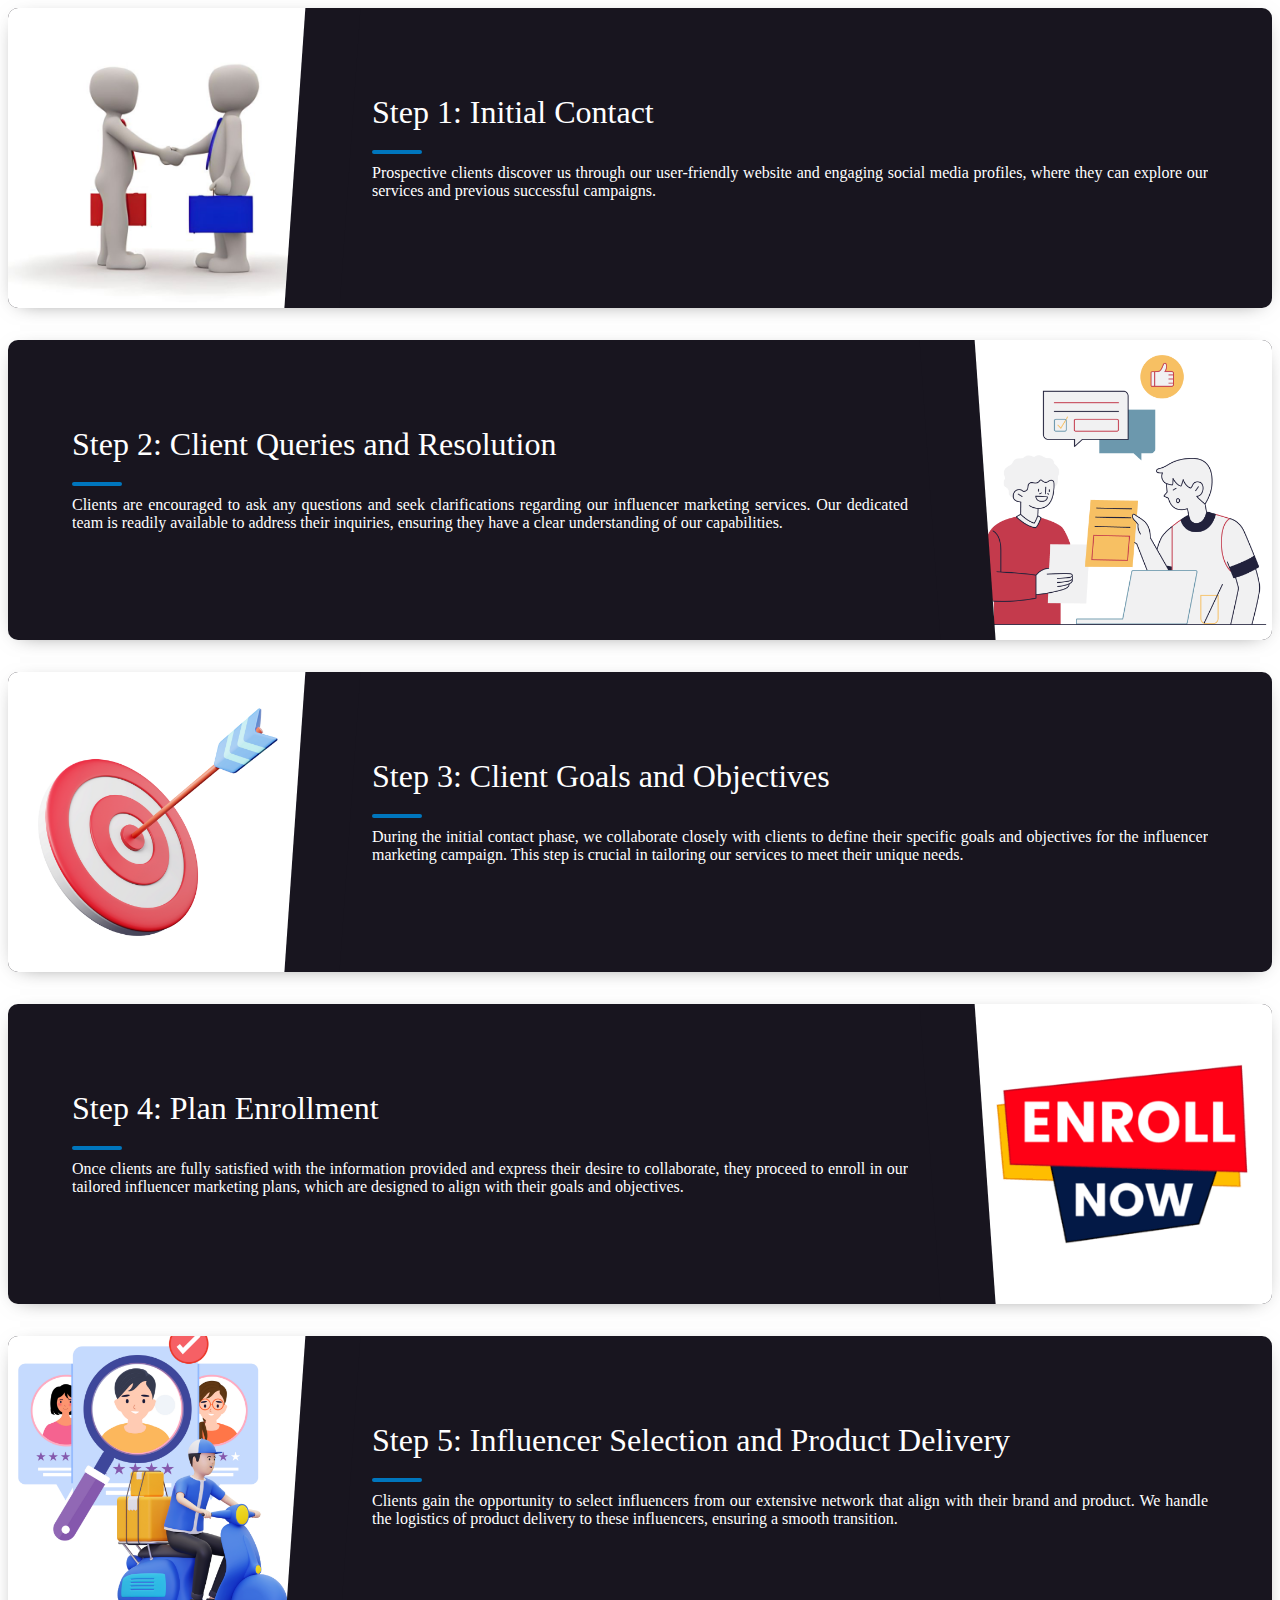
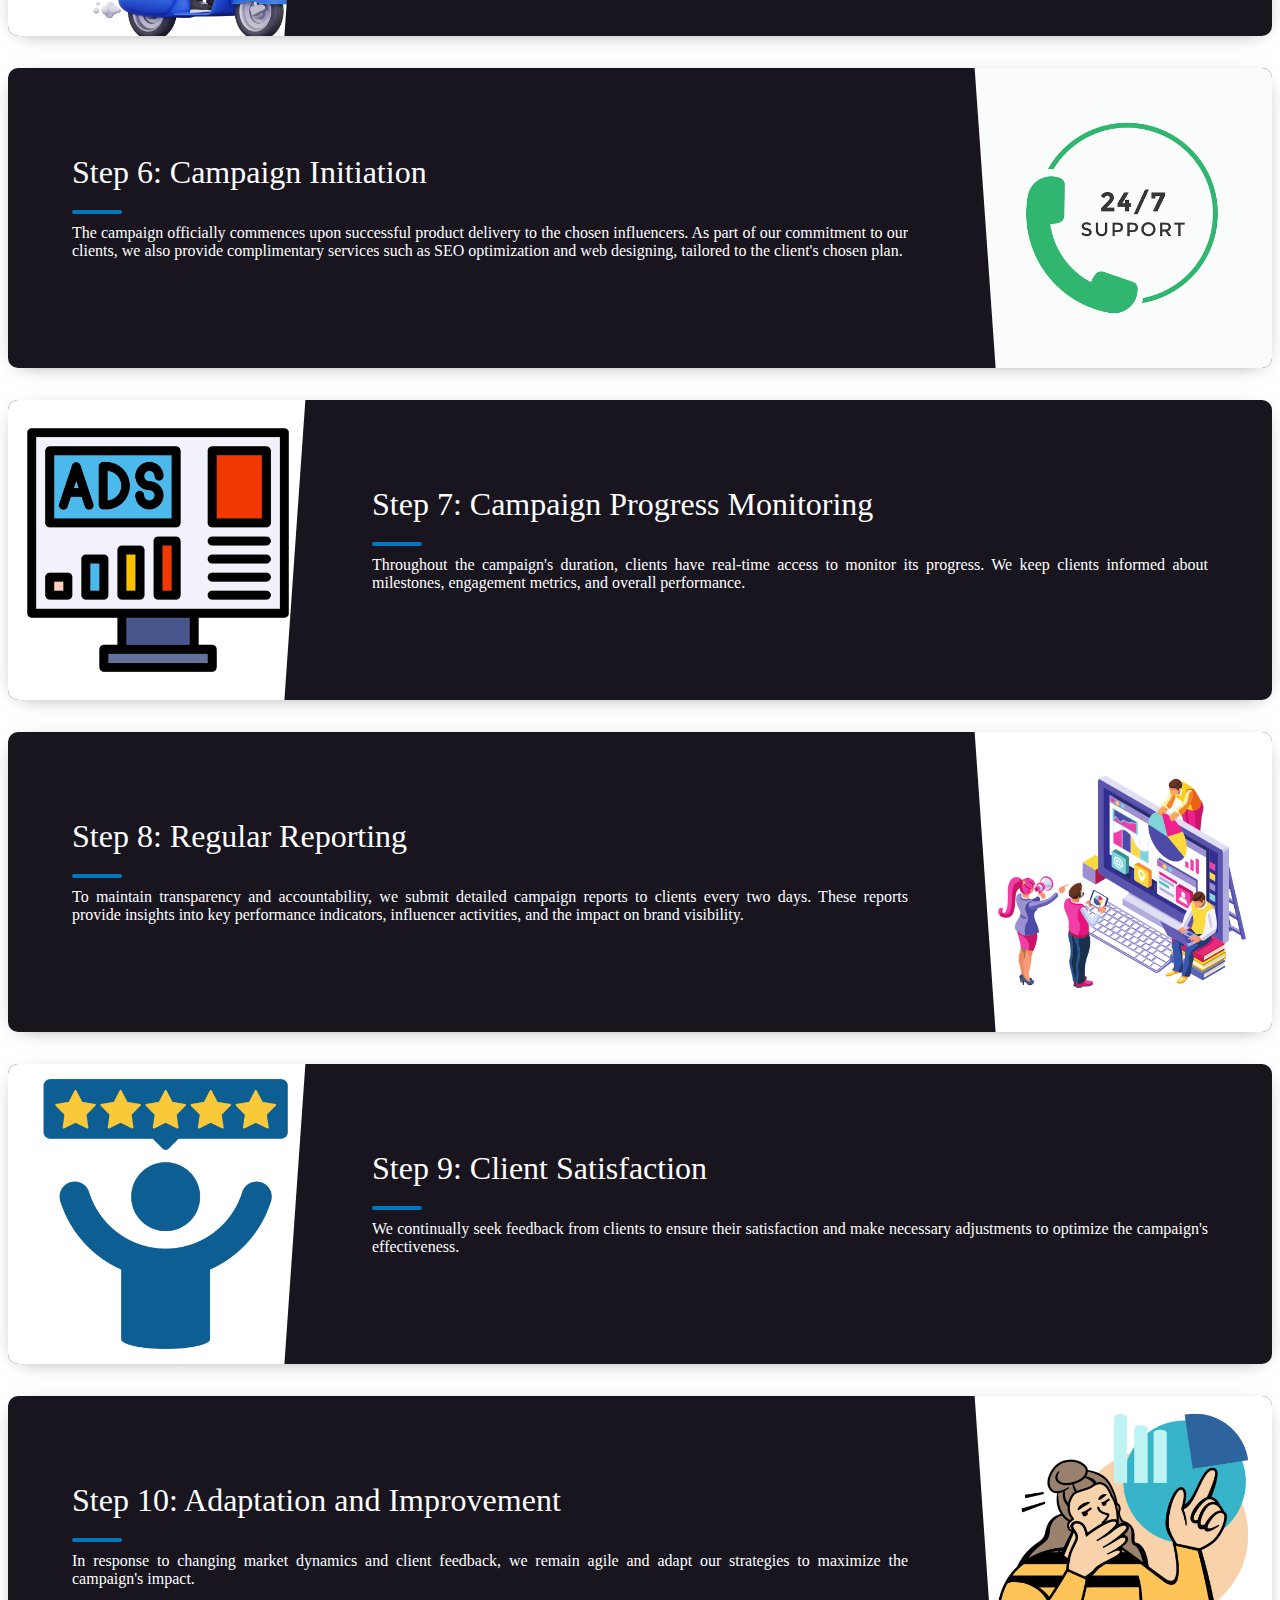
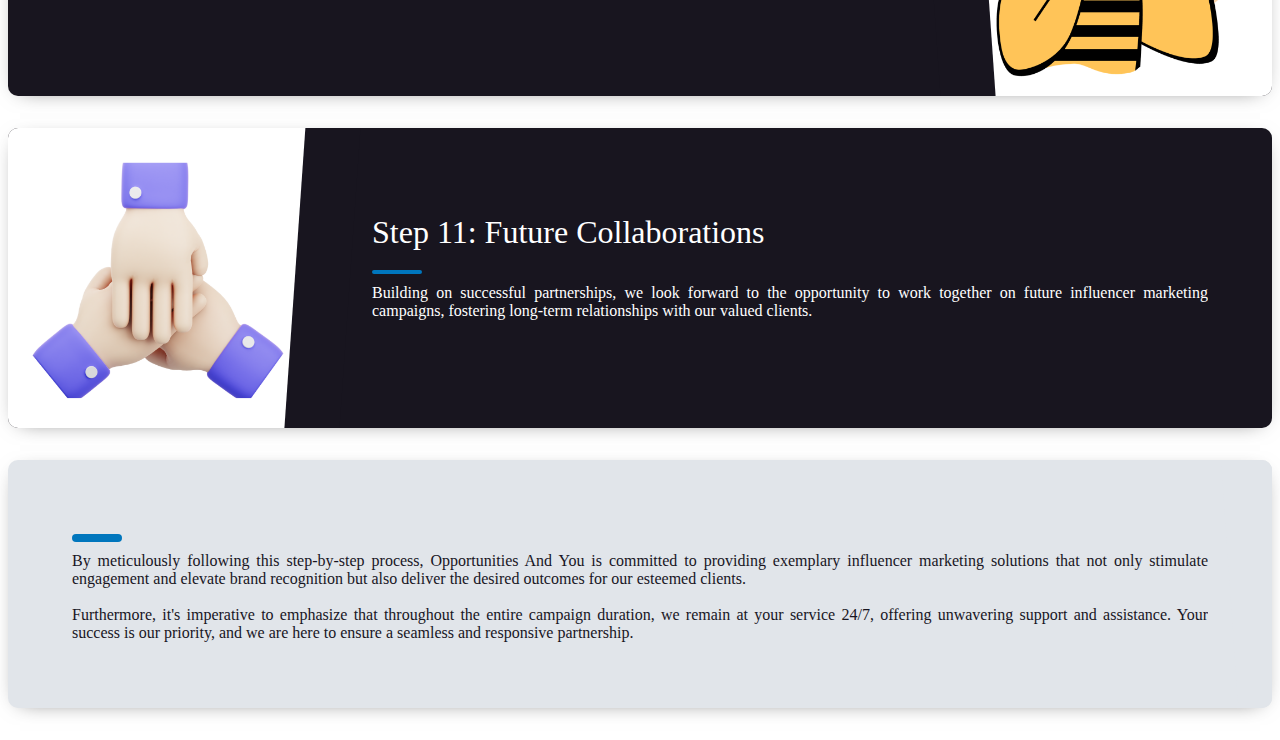
<file: bs.html>
<!DOCTYPE html>
<html lang="en">

<head>
  <meta charset="UTF-8">
  <meta name="viewport" content="width=device-width, initial-scale=1.0">
  <title>Document</title>
</head>

<style>
  @import url("https://fonts.googleapis.com/css2?family=Baloo+2&display=swap");
  /* This pen */

  .light {
    background: #f3f5f7;
  }

  a,
  a:hover {
    text-decoration: none;
    transition: color 0.3s ease-in-out;
  }

  #pageHeaderTitle {
    text-transform: uppercase;
    text-align: center;
    font-size: 2.5rem;
  }

  /* Cards */
  .postcard {
    flex-wrap: wrap;
    display: flex;
    box-shadow: 0 4px 21px -12px rgba(0, 0, 0, 0.66);
    border-radius: 10px;
    margin: 0 0 2rem 0;
    overflow: hidden;
    position: relative;
    color: #ffffff;
  }

  .postcard.dark {
    background-color: #18151f;
  }

  .postcard.light {
    background-color: #e1e5ea;
  }

  .postcard .t-dark {
    color: #18151f;
  }

  .postcard a {
    color: inherit;
  }

  .postcard h1,
  .postcard .h1 {
    margin-bottom: 0.5rem;
    font-weight: 500;
    line-height: 1.2;
  }

  .postcard .small {
    font-size: 80%;
  }

  .postcard .postcard__title {
    font-size: 1.75rem;
  }

  .postcard .postcard__img {
    max-height: 180px;
    width: 100%;
    position: relative;
  }

  .postcard .postcard__img_link {
    display: contents;
  }

  .postcard .postcard__bar {
    width: 50px;
    height: 10px;
    margin: 10px 0;
    border-radius: 5px;
    background-color: #424242;
    transition: width 0.2s ease;
  }

  .postcard .postcard__text {
    padding: 1.5rem;
    position: relative;
    display: flex;
    flex-direction: column;
  }

  .postcard .postcard__preview-txt {
    overflow: hidden;
    text-overflow: ellipsis;
    text-align: justify;
    height: 100%;
  }

  .postcard .postcard__tagbox {
    display: flex;
    flex-flow: row wrap;
    font-size: 14px;
    margin: 20px 0 0 0;
    padding: 0;
    justify-content: center;
  }

  .postcard .postcard__tagbox .tag__item {
    display: inline-block;
    background: rgba(83, 83, 83, 0.4);
    border-radius: 3px;
    padding: 2.5px 10px;
    margin: 0 5px 5px 0;
    cursor: default;
    user-select: none;
    transition: background-color 0.3s;
  }

  .postcard .postcard__tagbox .tag__item:hover {
    background: rgba(83, 83, 83, 0.8);
  }

  .postcard:hover .postcard__bar {
    width: 100px;
  }

  @media screen and (min-width: 769px) {
    .postcard {
      flex-wrap: inherit;
    }

    .postcard .postcard__title {
      font-size: 2rem;
    }

    .postcard .postcard__tagbox {
      justify-content: start;
    }

    .postcard .postcard__img {
      max-width: 300px;
      max-height: 100%;
      transition: transform 0.3s ease;
    }

    .postcard .postcard__text {
      padding: 4rem;
      width: 100%;
    }

    .postcard .media.postcard__text:before {
      content: "";
      position: absolute;
      display: block;
      background: #18151f;
      top: -20%;
      height: 130%;
      width: 55px;
    }

    .postcard:hover .postcard__img {
      transform: scale(1.1);
    }

    .postcard:nth-child(2n+1) {
      flex-direction: row;
    }

    .postcard:nth-child(2n+0) {
      flex-direction: row-reverse;
    }

    .postcard:nth-child(2n+1) .postcard__text::before {
      left: -12px !important;
      transform: rotate(4deg);
    }

    .postcard:nth-child(2n+0) .postcard__text::before {
      right: -12px !important;
      transform: rotate(-4deg);
    }
  }

  @media screen and (min-width: 1024px) {
    .postcard__text {
      padding: 2rem 3.5rem;
    }

    .postcard__text:before {
      content: "";
      position: absolute;
      display: block;
      top: -20%;
      height: 130%;
      width: 55px;
    }

    .postcard.dark .postcard__text:before {
      background: #18151f;
    }

    .postcard.light .postcard__text:before {
      background: #e1e5ea;
    }
  }

  /* COLORS */
  .postcard .postcard__tagbox .green.play:hover {
    background: #79dd09;
    color: black;
  }

  .green .postcard__title:hover {
    color: #79dd09;
  }

  .green .postcard__bar {
    background-color: #79dd09;
  }

  .green::before {
    background-image: linear-gradient(-30deg, rgba(121, 221, 9, 0.1), transparent 50%);
  }

  .green:nth-child(2n)::before {
    background-image: linear-gradient(30deg, rgba(121, 221, 9, 0.1), transparent 50%);
  }

  .postcard .postcard__tagbox .blue.play:hover {
    background: #0076bd;
  }

  .blue .postcard__title:hover {
    color: #0076bd;
  }

  .blue .postcard__bar {
    background-color: #0076bd;
  }

  .blue::before {
    background-image: linear-gradient(-30deg, rgba(0, 118, 189, 0.1), transparent 50%);
  }

  .blue:nth-child(2n)::before {
    background-image: linear-gradient(30deg, rgba(0, 118, 189, 0.1), transparent 50%);
  }

  .postcard .postcard__tagbox .red.play:hover {
    background: #bd150b;
  }

  .red .postcard__title:hover {
    color: #bd150b;
  }

  .red .postcard__bar {
    background-color: #bd150b;
  }

  .red::before {
    background-image: linear-gradient(-30deg, rgba(189, 21, 11, 0.1), transparent 50%);
  }

  .red:nth-child(2n)::before {
    background-image: linear-gradient(30deg, rgba(189, 21, 11, 0.1), transparent 50%);
  }

  .postcard .postcard__tagbox .yellow.play:hover {
    background: #bdbb49;
    color: black;
  }

  .yellow .postcard__title:hover {
    color: #bdbb49;
  }

  .yellow .postcard__bar {
    background-color: #bdbb49;
  }

  .yellow::before {
    background-image: linear-gradient(-30deg, rgba(189, 187, 73, 0.1), transparent 50%);
  }

  .yellow:nth-child(2n)::before {
    background-image: linear-gradient(30deg, rgba(189, 187, 73, 0.1), transparent 50%);
  }

  @media screen and (min-width: 769px) {
    .green::before {
      background-image: linear-gradient(-80deg, rgba(121, 221, 9, 0.1), transparent 50%);
    }

    .green:nth-child(2n)::before {
      background-image: linear-gradient(80deg, rgba(121, 221, 9, 0.1), transparent 50%);
    }

    .blue::before {
      background-image: linear-gradient(-80deg, rgba(0, 118, 189, 0.1), transparent 50%);
    }

    .blue:nth-child(2n)::before {
      background-image: linear-gradient(80deg, rgba(0, 118, 189, 0.1), transparent 50%);
    }

    .red::before {
      background-image: linear-gradient(-80deg, rgba(189, 21, 11, 0.1), transparent 50%);
    }

    .red:nth-child(2n)::before {
      background-image: linear-gradient(80deg, rgba(189, 21, 11, 0.1), transparent 50%);
    }

    .yellow::before {
      background-image: linear-gradient(-80deg, rgba(189, 187, 73, 0.1), transparent 50%);
    }

    .yellow:nth-child(2n)::before {
      background-image: linear-gradient(80deg, rgba(189, 187, 73, 0.1), transparent 50%);
    }
  }
</style>

<body>
  <section class="dark">
    <div class="container py-4">

      <article class="postcard dark blue">
        <a class="postcard__img_link" href="#">
          <img class="postcard__img" src="https://vishal470.github.io/opportunitiesandyou/assets/images/work/1.jpg"
            alt="Image Title" />
        </a>
        <div class="postcard__text">
          <h1 class="postcard__title blue">
            <a href="#" style="color:white">Step 1: Initial Contact</a>
          </h1>
          <div class="postcard__bar"></div>
          <div class="postcard__preview-txt">
            Prospective clients discover us through our user-friendly website and engaging social media
            profiles, where they can explore our services and previous successful campaigns.
          </div>
          <!-- <ul class="postcard__tagbox">
                          <li class="tag__item"><i class="fas fa-tag mr-2"></i>Podcast</li>
                          <li class="tag__item"><i class="fas fa-clock mr-2"></i>55 mins.</li>
                          <li class="tag__item play blue">
                              <a href="#"><i class="fas fa-play mr-2"></i>Play Episode</a>
                          </li>
                      </ul> -->
        </div>
      </article>

      <article class="postcard dark blue">
        <a class="postcard__img_link" href="#">
          <img class="postcard__img" src="./Image/Client Queries and Resolution.png" alt="Image Title" />
        </a>
        <div class="postcard__text">
          <h1 class="postcard__title blue">
            <a href="#" style="color:white">Step 2: Client Queries and Resolution</a>
          </h1>
          <div class="postcard__bar"></div>
          <div class="postcard__preview-txt">
            Clients are encouraged to ask any questions and seek clarifications regarding our influencer
            marketing services. Our dedicated team is readily available to address their inquiries, ensuring
            they have a clear understanding of our capabilities.
          </div>
          <!-- <ul class="postcard__tagbox">
                        <li class="tag__item"><i class="fas fa-tag mr-2"></i>Podcast</li>
                        <li class="tag__item"><i class="fas fa-clock mr-2"></i>55 mins.</li>
                        <li class="tag__item play blue">
                            <a href="#"><i class="fas fa-play mr-2"></i>Play Episode</a>
                        </li>
                    </ul> -->
        </div>
      </article>

      <article class="postcard dark blue">
        <a class="postcard__img_link" href="#">
          <img class="postcard__img" src="./Image/Client Goals and Objectives.png" alt="Image Title" />
        </a>
        <div class="postcard__text">
          <h1 class="postcard__title blue">
            <a href="#" style="color:white">Step 3: Client Goals and Objectives</a>
          </h1>
          <div class="postcard__bar"></div>
          <div class="postcard__preview-txt">
            During the initial contact phase, we collaborate closely with clients to define their specific
            goals and objectives for the influencer marketing campaign. This step is crucial in tailoring
            our services to meet their unique needs.
          </div>
          <!-- <ul class="postcard__tagbox">
                      <li class="tag__item"><i class="fas fa-tag mr-2"></i>Podcast</li>
                      <li class="tag__item"><i class="fas fa-clock mr-2"></i>55 mins.</li>
                      <li class="tag__item play blue">
                          <a href="#"><i class="fas fa-play mr-2"></i>Play Episode</a>
                      </li>
                  </ul> -->
        </div>
      </article>

      <article class="postcard dark blue">
        <a class="postcard__img_link" href="#">
          <img class="postcard__img" src="https://vishal470.github.io/opportunitiesandyou/assets/images/work/4.png"
            alt="Image Title" />
        </a>
        <div class="postcard__text">
          <h1 class="postcard__title blue">
            <a href="#" style="color:white">Step 4: Plan Enrollment</a>
          </h1>
          <div class="postcard__bar"></div>
          <div class="postcard__preview-txt">
            Once clients are fully satisfied with the information provided and express their desire to
            collaborate, they proceed to enroll in our tailored influencer marketing plans, which are
            designed to align with their goals and objectives.
          </div>
          <!-- <ul class="postcard__tagbox">
                    <li class="tag__item"><i class="fas fa-tag mr-2"></i>Podcast</li>
                    <li class="tag__item"><i class="fas fa-clock mr-2"></i>55 mins.</li>
                    <li class="tag__item play blue">
                        <a href="#"><i class="fas fa-play mr-2"></i>Play Episode</a>
                    </li>
                </ul> -->
        </div>
      </article>

      <article class="postcard dark blue">
        <a class="postcard__img_link" href="#">
          <img class="postcard__img" src="./Image/Influencer Selection and Product Delivery.png" alt="Image Title" />
        </a>
        <div class="postcard__text">
          <h1 class="postcard__title blue">
            <a href="#" style="color:white">Step 5: Influencer Selection and Product Delivery</a>
          </h1>
          <div class="postcard__bar"></div>
          <div class="postcard__preview-txt">
            Clients gain the opportunity to select influencers from our extensive network that align with
            their brand and product. We handle the logistics of product delivery to these influencers,
            ensuring a smooth transition.
          </div>
        </div>

      </article>

      <article class="postcard dark blue">
        <a class="postcard__img_link" href="#">
          <img class="postcard__img" src="https://vishal470.github.io/opportunitiesandyou/assets/images/work/5.png"
            alt="Image Title" />
        </a>
        <div class="postcard__text">
          <h1 class="postcard__title blue">
            <a href="#" style="color:white">Step 6: Campaign Initiation</a>
          </h1>
          <div class="postcard__bar"></div>
          <div class="postcard__preview-txt">
            The campaign officially commences upon successful product delivery to the chosen influencers. As
            part of our commitment to our clients, we also provide complimentary services such as SEO
            optimization and web designing, tailored to the client's chosen plan.
          </div>
        </div>

      </article>


      <article class="postcard dark blue">
        <a class="postcard__img_link" href="#">
          <img class="postcard__img" src="./Image/Campaign Progress Monitoring.png" alt="Image Title" />
        </a>
        <div class="postcard__text">
          <h1 class="postcard__title blue">
            <a href="#" style="color:white">Step 7: Campaign Progress Monitoring</a>
          </h1>
          <div class="postcard__bar"></div>
          <div class="postcard__preview-txt">
            Throughout the campaign's duration, clients have real-time access to monitor its progress. We
            keep clients informed about milestones, engagement metrics, and overall performance.
          </div>
        </div>

      </article>


      <article class="postcard dark blue">
        <a class="postcard__img_link" href="#">
          <img class="postcard__img" src="./Image/Regular Reporting.png" alt="Image Title" />
        </a>
        <div class="postcard__text">
          <h1 class="postcard__title blue">
            <a href="#" style="color:white">Step 8: Regular Reporting</a>
          </h1>
          <div class="postcard__bar"></div>
          <div class="postcard__preview-txt">
            To maintain transparency and accountability, we submit detailed campaign reports to clients
            every two days. These reports provide insights into key performance indicators, influencer
            activities, and the impact on brand visibility.
          </div>
        </div>

      </article>


      <article class="postcard dark blue">
        <a class="postcard__img_link" href="#">
          <img class="postcard__img" src="./Image/Client Satisfaction.png" alt="Image Title" />
        </a>
        <div class="postcard__text">
          <h1 class="postcard__title blue">
            <a href="#" style="color:white">Step 9: Client Satisfaction</a>
          </h1>
          <div class="postcard__bar"></div>
          <div class="postcard__preview-txt">
            We continually seek feedback from clients to ensure their satisfaction and make necessary
            adjustments to optimize the campaign's effectiveness.
          </div>
        </div>

      </article>


      <article class="postcard dark blue">
        <a class="postcard__img_link" href="#">
          <img class="postcard__img" src="./Image/Adaptation and Improvement.png" alt="Image Title" />
        </a>
        <div class="postcard__text">
          <h1 class="postcard__title blue">
            <a href="#" style="color:white">Step 10: Adaptation and Improvement</a>
          </h1>
          <div class="postcard__bar"></div>
          <div class="postcard__preview-txt">
            In response to changing market dynamics and client feedback, we remain agile and adapt our
            strategies to maximize the campaign's impact.
          </div>
        </div>

      </article>



      <article class="postcard dark blue">
        <a class="postcard__img_link" href="#">
          <img class="postcard__img" src="./Image/Future Collaborations.png" alt="Image Title" />
        </a>
        <div class="postcard__text">
          <h1 class="postcard__title blue">
            <a href="#" style="color:white">Step 11: Future Collaborations</a>
          </h1>
          <div class="postcard__bar"></div>
          <div class="postcard__preview-txt">
            Building on successful partnerships, we look forward to the opportunity to work together on
            future influencer marketing campaigns, fostering long-term relationships with our valued
            clients.
          </div>
        </div>

      </article>


      <article class="postcard light blue">
        <!-- <a class="postcard__img_link" href="#">
              <img
                class="postcard__img"
                src="https://picsum.photos/1000/1000"
                alt="Image Title"
              />
            </a> -->
        <div class="postcard__text t-dark">
          <div class="postcard__bar"></div>
          <div class="postcard__preview-txt">
            By meticulously following this step-by-step process, Opportunities And You is committed to providing
            exemplary influencer marketing solutions that not only stimulate engagement and elevate brand recognition
            but also deliver the desired outcomes for our esteemed clients.
            <br>
            <br>
            Furthermore, it's imperative to emphasize that throughout the entire campaign duration, we remain at your
            service 24/7, offering unwavering support and assistance. Your success is our priority, and we are here to
            ensure a seamless and responsive partnership.
          </div>
          <!-- <ul class="postcard__tagbox">
                          <li class="tag__item"><i class="fas fa-tag mr-2"></i>Podcast</li>
                          <li class="tag__item"><i class="fas fa-clock mr-2"></i>55 mins.</li>
                          <li class="tag__item play blue">
                              <a href="#"><i class="fas fa-play mr-2"></i>Play Episode</a>
                          </li>
                      </ul> -->
        </div>
      </article>

      <!-- <article class="postcard dark red">
                  <a class="postcard__img_link" href="#">
                      <img class="postcard__img" src="https://picsum.photos/501/500" alt="Image Title" />	
                  </a>
                  <div class="postcard__text">
                      <h1 class="postcard__title red"><a href="#">Podcast Title</a></h1>
                      <div class="postcard__subtitle small">
                          <time datetime="2020-05-25 12:00:00">
                              <i class="fas fa-calendar-alt mr-2"></i>Mon, May 25th 2020
                          </time>
                      </div>
                      <div class="postcard__bar"></div>
                      <div class="postcard__preview-txt">Lorem ipsum dolor sit amet consectetur adipisicing elit. Eligendi, fugiat asperiores inventore beatae accusamus odit minima enim, commodi quia, doloribus eius! Ducimus nemo accusantium maiores velit corrupti tempora reiciendis molestiae repellat vero. Eveniet ipsam adipisci illo iusto quibusdam, sunt neque nulla unde ipsum dolores nobis enim quidem excepturi, illum quos!</div>
                      <ul class="postcard__tagbox">
                          <li class="tag__item"><i class="fas fa-tag mr-2"></i>Podcast</li>
                          <li class="tag__item"><i class="fas fa-clock mr-2"></i>55 mins.</li>
                          <li class="tag__item play red">
                              <a href="#"><i class="fas fa-play mr-2"></i>Play Episode</a>
                          </li>
                      </ul>
                  </div>
              </article> -->
      <!-- <article class="postcard dark green">
                  <a class="postcard__img_link" href="#">
                      <img class="postcard__img" src="https://picsum.photos/500/501" alt="Image Title" />
                  </a>
                  <div class="postcard__text">
                      <h1 class="postcard__title green"><a href="#">Podcast Title</a></h1>
                      <div class="postcard__subtitle small">
                          <time datetime="2020-05-25 12:00:00">
                              <i class="fas fa-calendar-alt mr-2"></i>Mon, May 25th 2020
                          </time>
                      </div>
                      <div class="postcard__bar"></div>
                      <div class="postcard__preview-txt">Lorem ipsum dolor sit amet consectetur adipisicing elit. Eligendi, fugiat asperiores inventore beatae accusamus odit minima enim, commodi quia, doloribus eius! Ducimus nemo accusantium maiores velit corrupti tempora reiciendis molestiae repellat vero. Eveniet ipsam adipisci illo iusto quibusdam, sunt neque nulla unde ipsum dolores nobis enim quidem excepturi, illum quos!</div>
                      <ul class="postcard__tagbox">
                          <li class="tag__item"><i class="fas fa-tag mr-2"></i>Podcast</li>
                          <li class="tag__item"><i class="fas fa-clock mr-2"></i>55 mins.</li>
                          <li class="tag__item play green">
                              <a href="#"><i class="fas fa-play mr-2"></i>Play Episode</a>
                          </li>
                      </ul>
                  </div>
              </article>
              <article class="postcard dark yellow">
                  <a class="postcard__img_link" href="#">
                      <img class="postcard__img" src="https://picsum.photos/501/501" alt="Image Title" />
                  </a>
                  <div class="postcard__text">
                      <h1 class="postcard__title yellow"><a href="#">Podcast Title</a></h1>
                      <div class="postcard__subtitle small">
                          <time datetime="2020-05-25 12:00:00">
                              <i class="fas fa-calendar-alt mr-2"></i>Mon, May 25th 2020
                          </time>
                      </div>
                      <div class="postcard__bar"></div>
                      <div class="postcard__preview-txt">Lorem ipsum dolor sit amet consectetur adipisicing elit. Eligendi, fugiat asperiores inventore beatae accusamus odit minima enim, commodi quia, doloribus eius! Ducimus nemo accusantium maiores velit corrupti tempora reiciendis molestiae repellat vero. Eveniet ipsam adipisci illo iusto quibusdam, sunt neque nulla unde ipsum dolores nobis enim quidem excepturi, illum quos!</div>
                      <ul class="postcard__tagbox">
                          <li class="tag__item"><i class="fas fa-tag mr-2"></i>Podcast</li>
                          <li class="tag__item"><i class="fas fa-clock mr-2"></i>55 mins.</li>
                          <li class="tag__item play yellow">
                              <a href="#"><i class="fas fa-play mr-2"></i>Play Episode</a>
                          </li>
                      </ul>
                  </div>
              </article> -->
    </div>
  </section>
</body>

</html>
</file>
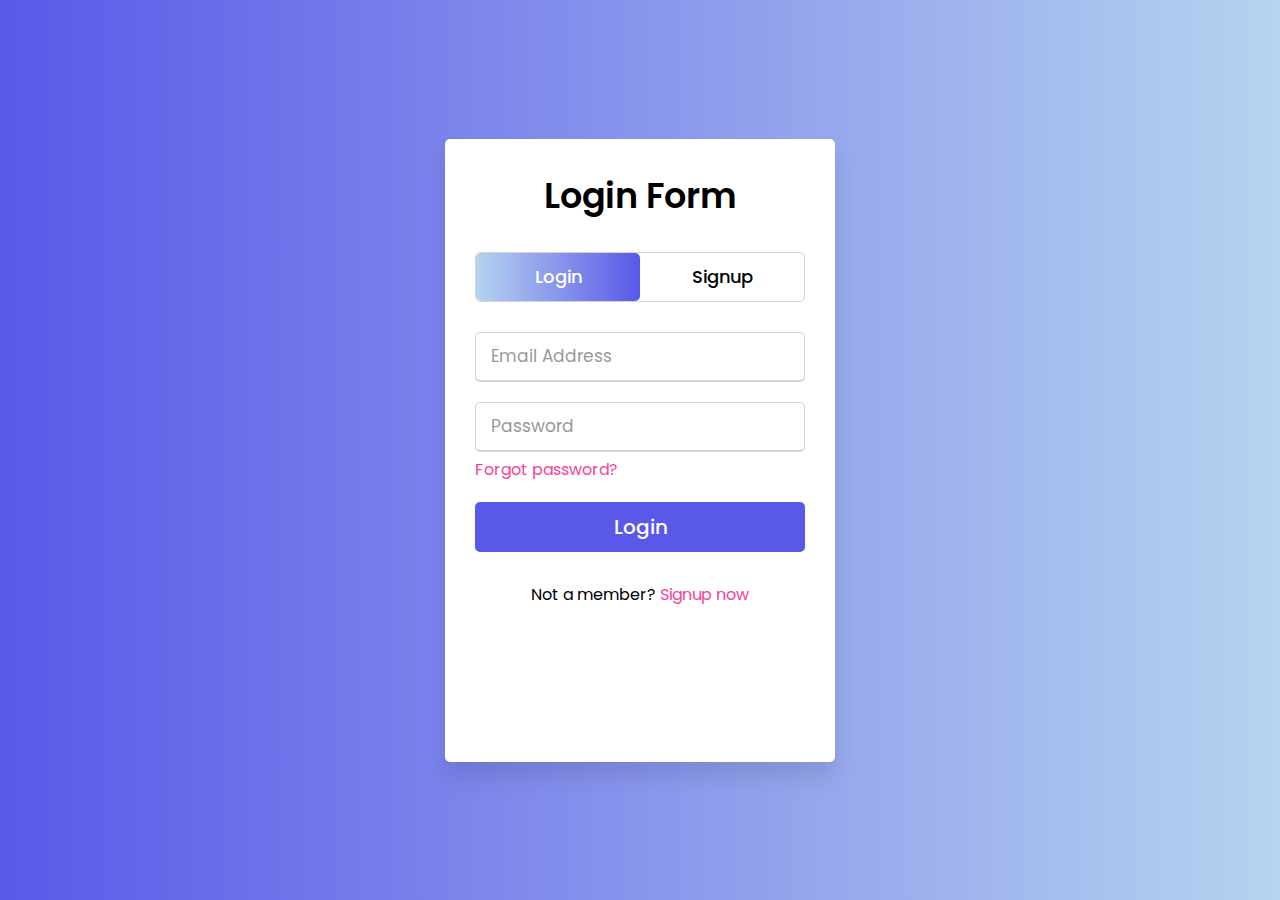
<file: loginSignup.html>
<!DOCTYPE html>
<!-- Created By CodingNepal -->
<html lang="en" dir="ltr">
  <head>
    <meta charset="utf-8" />
    <title>Login and Registration Form in HTML | CodingNepal</title>
    <link rel="stylesheet" href="loginSignup.css" />
    <meta name="viewport" content="width=device-width, initial-scale=1.0" />
  </head>
  <body>
    <div class="wrapper">
      <div class="title-text">
        <div class="title login">Login Form</div>
        <div class="title signup">Signup Form</div>
      </div>
      <div class="form-container">
        <div class="slide-controls">
          <input type="radio" name="slide" id="login" checked />
          <input type="radio" name="slide" id="signup" />
          <label for="login" class="slide login">Login</label>
          <label for="signup" class="slide signup">Signup</label>
          <div class="slider-tab"></div>
        </div>
        <div class="form-inner">
          <!-- Login Form -->
          <form
            action="https://onubackend.onrender.com/auth/login"
            method="POST"
            class="login"
          >
            <div class="field">
              <input
                type="text"
                name="email"
                placeholder="Email Address"
                required
              />
            </div>
            <div class="field">
              <input
                type="password"
                name="password"
                placeholder="Password"
                required
              />
            </div>
            <div class="pass-link">
              <a href="#">Forgot password?</a>
            </div>
            <div class="field btn">
              <div class="btn-layer"></div>
              <input type="submit" value="Login" />
            </div>
            <div class="signup-link">
              Not a member? <a href="">Signup now</a>
            </div>
          </form>
          <!-- Signup Form -->
          <form
            action="https://onubackend.onrender.com/auth/register"
            method="POST"
            class="signup"
          >
            <div class="field">
              <input
                type="text"
                name="fname"
                placeholder="First Name"
                required
              />
            </div>
            <div class="field">
              <input
                type="text"
                name="lname"
                placeholder="Last Name"
                required
              />
            </div>
            <div class="field">
              <input
                type="text"
                name="email"
                placeholder="Email Address"
                required
              />
            </div>
            <div class="field">
              <input
                type="password"
                name="password"
                placeholder="Password"
                required
              />
            </div>
            <div class="field">
              <input
                type="password"
                name="confirmPassword"
                placeholder="Confirm password"
                required
              />
            </div>
            <div class="field btn">
              <div class="btn-layer"></div>
              <input type="submit" value="Signup" />
            </div>
          </form>
        </div>
      </div>
    </div>
    <div id="myModal" class="modal">
      <div class="modal-content">
        <span class="close">&times;</span>
        <p id="successMessage">Registration successful!</p>
      </div>
    </div>
    
    <script>
      document.addEventListener("DOMContentLoaded", () => {
        const loginForm = document.querySelector("form.login");
        const signupForm = document.querySelector("form.signup");

        // Login form submission
        loginForm.addEventListener("submit", async (event) => {
          event.preventDefault();
          const formData = new FormData(loginForm);
          const responseData = await fetch(
            "https://onubackend.onrender.com/auth/login",
            {
              method: "POST",
              body: JSON.stringify(Object.fromEntries(formData.entries())),
              headers: {
                "Content-Type": "application/json",
              },
            }
          ).then((response) => response.json());

          // Handle the login response
          console.log(responseData);
          if (responseData.message === "Login successful") {
            // Redirect to index.html after successful login
            window.location.href = "index.html";
          }
        });

        // Signup form submission
        signupForm.addEventListener("submit", async (event) => {
          event.preventDefault();
          const formData = new FormData(signupForm);
          const responseData = await fetch(
            "https://onubackend.onrender.com/auth/register",
            {
              method: "POST",
              body: JSON.stringify(Object.fromEntries(formData.entries())),
              headers: {
                "Content-Type": "application/json",
              },
            }
          ).then((response) => response.json());

          // Handle the signup response
          console.log(responseData);
          if (responseData.message === "Registration successful") {
    // Show the modal
    const modal = document.getElementById("myModal");
    const successMessage = document.getElementById("successMessage");
    modal.style.display = "block";
    successMessage.textContent = responseData.message;

    // Close the modal when the close button is clicked
    const closeButton = document.getElementsByClassName("close")[0];
    closeButton.onclick = () => {
      modal.style.display = "none";
      // Redirect to login form after modal is closed
      window.location.href = "index.html";
    };

    // Close the modal after a delay
    setTimeout(() => {
      modal.style.display = "none";
      // Redirect to login form after modal is closed
      window.location.href = "#";
    }, 3000); // Close after 3 seconds (adjust as needed)
  }
        });

        // Other sliding and click event code
        const loginText = document.querySelector(".title-text .login");
        const signupBtn = document.querySelector("label.signup");
        const loginBtn = document.querySelector("label.login");
        const signupLink = document.querySelector("form .signup-link a");

        signupBtn.onclick = () => {
          loginForm.style.marginLeft = "-50%";
          loginText.style.marginLeft = "-50%";
        };

        loginBtn.onclick = () => {
          loginForm.style.marginLeft = "0%";
          loginText.style.marginLeft = "0%";
        };

        signupLink.onclick = () => {
          signupBtn.click();
          return false;
        };
      });
    </script>
  </body>
</html>
</file>
<file: loginSignup.css>
@import url('https://fonts.googleapis.com/css?family=Poppins:400,500,600,700&display=swap');
*{
  margin: 0;
  padding: 0;
  box-sizing: border-box;
  font-family: 'Poppins', sans-serif;
}
html,body{
  display: grid;
  height: 100%;
  width: 100%;
  place-items: center;
  background: -webkit-linear-gradient(left, #5A58E9, #b6d3ef);
}
::selection{
  background: #fa4299;
  color: #fff;
}
.wrapper{
  overflow: hidden;
  max-width: 390px;
  background: #fff;
  padding: 30px;
  border-radius: 5px;
  box-shadow: 0px 15px 20px rgba(0,0,0,0.1);
}
.wrapper .title-text{
  display: flex;
  width: 200%;
}
.wrapper .title{
  width: 50%;
  font-size: 35px;
  font-weight: 600;
  text-align: center;
  transition: all 0.6s cubic-bezier(0.68,-0.55,0.265,1.55);
}
.wrapper .slide-controls{
  position: relative;
  display: flex;
  height: 50px;
  width: 100%;
  overflow: hidden;
  margin: 30px 0 10px 0;
  justify-content: space-between;
  border: 1px solid lightgrey;
  border-radius: 5px;
}
.slide-controls .slide{
  height: 100%;
  width: 100%;
  color: #fff;
  font-size: 18px;
  font-weight: 500;
  text-align: center;
  line-height: 48px;
  cursor: pointer;
  z-index: 1;
  transition: all 0.6s ease;
}
.slide-controls label.signup{
  color: #000;
}
.slide-controls .slider-tab{
  position: absolute;
  height: 100%;
  width: 50%;
  left: 0;
  z-index: 0;
  border-radius: 5px;
  background: -webkit-linear-gradient(left, #b6d3ef, #5A58E9);
  transition: all 0.6s cubic-bezier(0.68,-0.55,0.265,1.55);
}
input[type="radio"]{
  display: none;
}
#signup:checked ~ .slider-tab{
  left: 50%;
}
#signup:checked ~ label.signup{
  color: #fff;
  cursor: default;
  user-select: none;
}
#signup:checked ~ label.login{
  color: #000;
}
#login:checked ~ label.signup{
  color: #000;
}
#login:checked ~ label.login{
  cursor: default;
  user-select: none;
}
.wrapper .form-container{
  width: 100%;
  overflow: hidden;
}
.form-container .form-inner{
  display: flex;
  width: 200%;
}
.form-container .form-inner form{
  width: 50%;
  transition: all 0.6s cubic-bezier(0.68,-0.55,0.265,1.55);
}
.form-inner form .field{
  height: 50px;
  width: 100%;
  margin-top: 20px;
}
.form-inner form .field input{
  height: 100%;
  width: 100%;
  outline: none;
  padding-left: 15px;
  border-radius: 5px;
  border: 1px solid lightgrey;
  border-bottom-width: 2px;
  font-size: 17px;
  transition: all 0.3s ease;
}
.form-inner form .field input:focus{
  border-color: #fc83bb;
  /* box-shadow: inset 0 0 3px #fb6aae; */
}
.form-inner form .field input::placeholder{
  color: #999;
  transition: all 0.3s ease;
}
form .field input:focus::placeholder{
  color: #b3b3b3;
}
.form-inner form .pass-link{
  margin-top: 5px;
}
.form-inner form .signup-link{
  text-align: center;
  margin-top: 30px;
}
.form-inner form .pass-link a,
.form-inner form .signup-link a{
  color: #fa4299;
  text-decoration: none;
}
.form-inner form .pass-link a:hover,
.form-inner form .signup-link a:hover{
  text-decoration: underline;
}
form .btn{
  height: 50px;
  width: 100%;
  border-radius: 5px;
  position: relative;
  overflow: hidden;
}
form .btn .btn-layer{
  height: 100%;
  width: 300%;
  position: absolute;
  left: -100%;
  background: -webkit-linear-gradient(right, #b6d3ef, #5A58E9, #5A58E9, #b6d3ef);
  border-radius: 5px;
  transition: all 0.4s ease;;
}
form .btn:hover .btn-layer{
  left: 0;
}
form .btn input[type="submit"]{
  height: 100%;
  width: 100%;
  z-index: 1;
  position: relative;
  background: none;
  border: none;
  color: #fff;
  padding-left: 0;
  border-radius: 5px;
  font-size: 20px;
  font-weight: 500;
  cursor: pointer;
}

/* Modal styles */
.modal {
  display: none;
  position: fixed;
  z-index: 1;
  left: 0;
  top: 0;
  width: 100%;
  height: 100%;
  background-color: rgba(0, 0, 0, 0.5);
}

.modal-content {
  background-color: white;
  margin: 15% auto;
  padding: 20px;
  border: 1px solid #888;
  width: 50%;
  text-align: center;
}

.close {
  color: #aaaaaa;
  float: right;
  font-size: 28px;
  font-weight: bold;
  cursor: pointer;
}

.close:hover,
.close:focus {
  color: #000;
  text-decoration: none;
  cursor: pointer;
}
</file>
